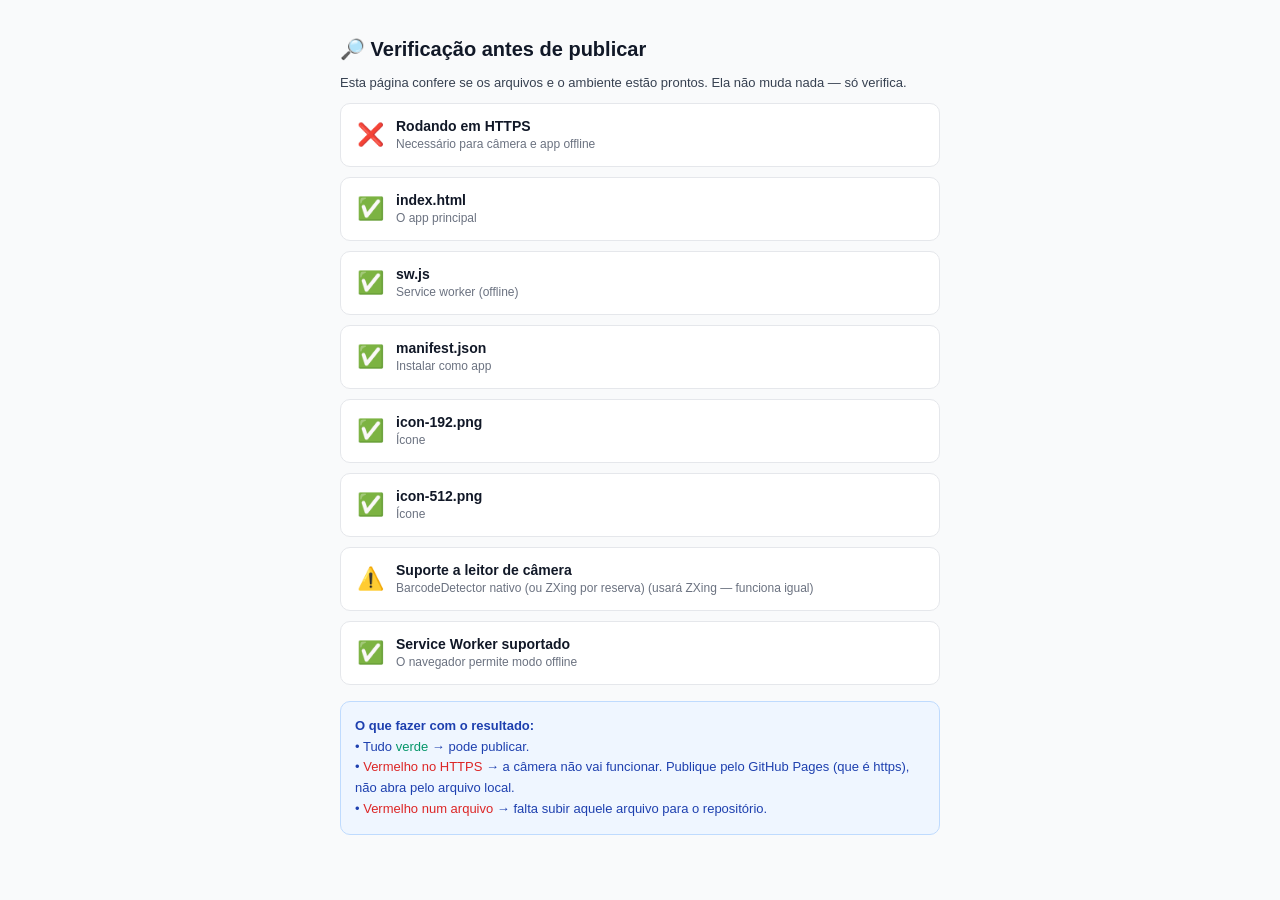
<file: verificar.html>
<!DOCTYPE html>
<html lang="pt-BR">
<head>
<meta charset="UTF-8">
<meta name="viewport" content="width=device-width, initial-scale=1.0">
<title>Verificar instalação</title>
<style>
  body{font-family:-apple-system,Segoe UI,sans-serif;max-width:600px;margin:0 auto;padding:24px;background:#f9fafb;color:#111827}
  h1{font-size:20px}
  .item{background:#fff;border:1px solid #e5e7eb;border-radius:10px;padding:14px 16px;margin-bottom:10px;display:flex;align-items:center;gap:12px}
  .ic{font-size:22px;flex-shrink:0}
  .tx{flex:1}
  .tx b{display:block;font-size:14px}
  .tx span{font-size:12px;color:#6b7280}
  .ok{color:#059669}.bad{color:#dc2626}.wait{color:#d97706}
  .note{background:#eff6ff;border:1px solid #bfdbfe;border-radius:10px;padding:14px;font-size:13px;color:#1e40af;line-height:1.6;margin-top:16px}
</style>
</head>
<body>
<h1>🔎 Verificação antes de publicar</h1>
<p style="font-size:13px;color:#374151">Esta página confere se os arquivos e o ambiente estão prontos. Ela não muda nada — só verifica.</p>

<div id="lista"></div>

<div class="note">
  <b>O que fazer com o resultado:</b><br>
  • Tudo <span class="ok">verde</span> → pode publicar.<br>
  • <span class="bad">Vermelho no HTTPS</span> → a câmera não vai funcionar. Publique pelo GitHub Pages (que é https), não abra pelo arquivo local.<br>
  • <span class="bad">Vermelho num arquivo</span> → falta subir aquele arquivo para o repositório.
</div>

<script>
const checks=[
  {nome:"Rodando em HTTPS", desc:"Necessário para câmera e app offline",
   teste:()=>location.protocol==="https:"||location.hostname==="localhost"},
  {nome:"index.html", desc:"O app principal", arquivo:"index.html"},
  {nome:"sw.js", desc:"Service worker (offline)", arquivo:"sw.js"},
  {nome:"manifest.json", desc:"Instalar como app", arquivo:"manifest.json"},
  {nome:"icon-192.png", desc:"Ícone", arquivo:"icon-192.png"},
  {nome:"icon-512.png", desc:"Ícone", arquivo:"icon-512.png"},
  {nome:"Suporte a leitor de câmera", desc:"BarcodeDetector nativo (ou ZXing por reserva)",
   teste:()=>("BarcodeDetector"in window)?true:"reserva"},
  {nome:"Service Worker suportado", desc:"O navegador permite modo offline",
   teste:()=>"serviceWorker"in navigator}
];

const el=document.getElementById("lista");
function linha(nome,desc,estado){
  const ic=estado===true?'<span class="ic ok">✅</span>':estado==="reserva"?'<span class="ic wait">⚠️</span>':estado==="wait"?'<span class="ic wait">⏳</span>':'<span class="ic bad">❌</span>';
  const extra=estado==="reserva"?" (usará ZXing — funciona igual)":"";
  return `<div class="item">${ic}<div class="tx"><b>${nome}</b><span>${desc}${extra}</span></div></div>`;
}

(async()=>{
  for(const c of checks){
    let estado;
    if(c.arquivo){
      try{ const r=await fetch(c.arquivo,{method:"HEAD"}); estado=r.ok; }
      catch(e){ estado=false; }
    }else{
      estado=c.teste();
    }
    el.insertAdjacentHTML("beforeend", linha(c.nome,c.desc,estado));
  }
})();
</script>
</body>
</html>
</file>
